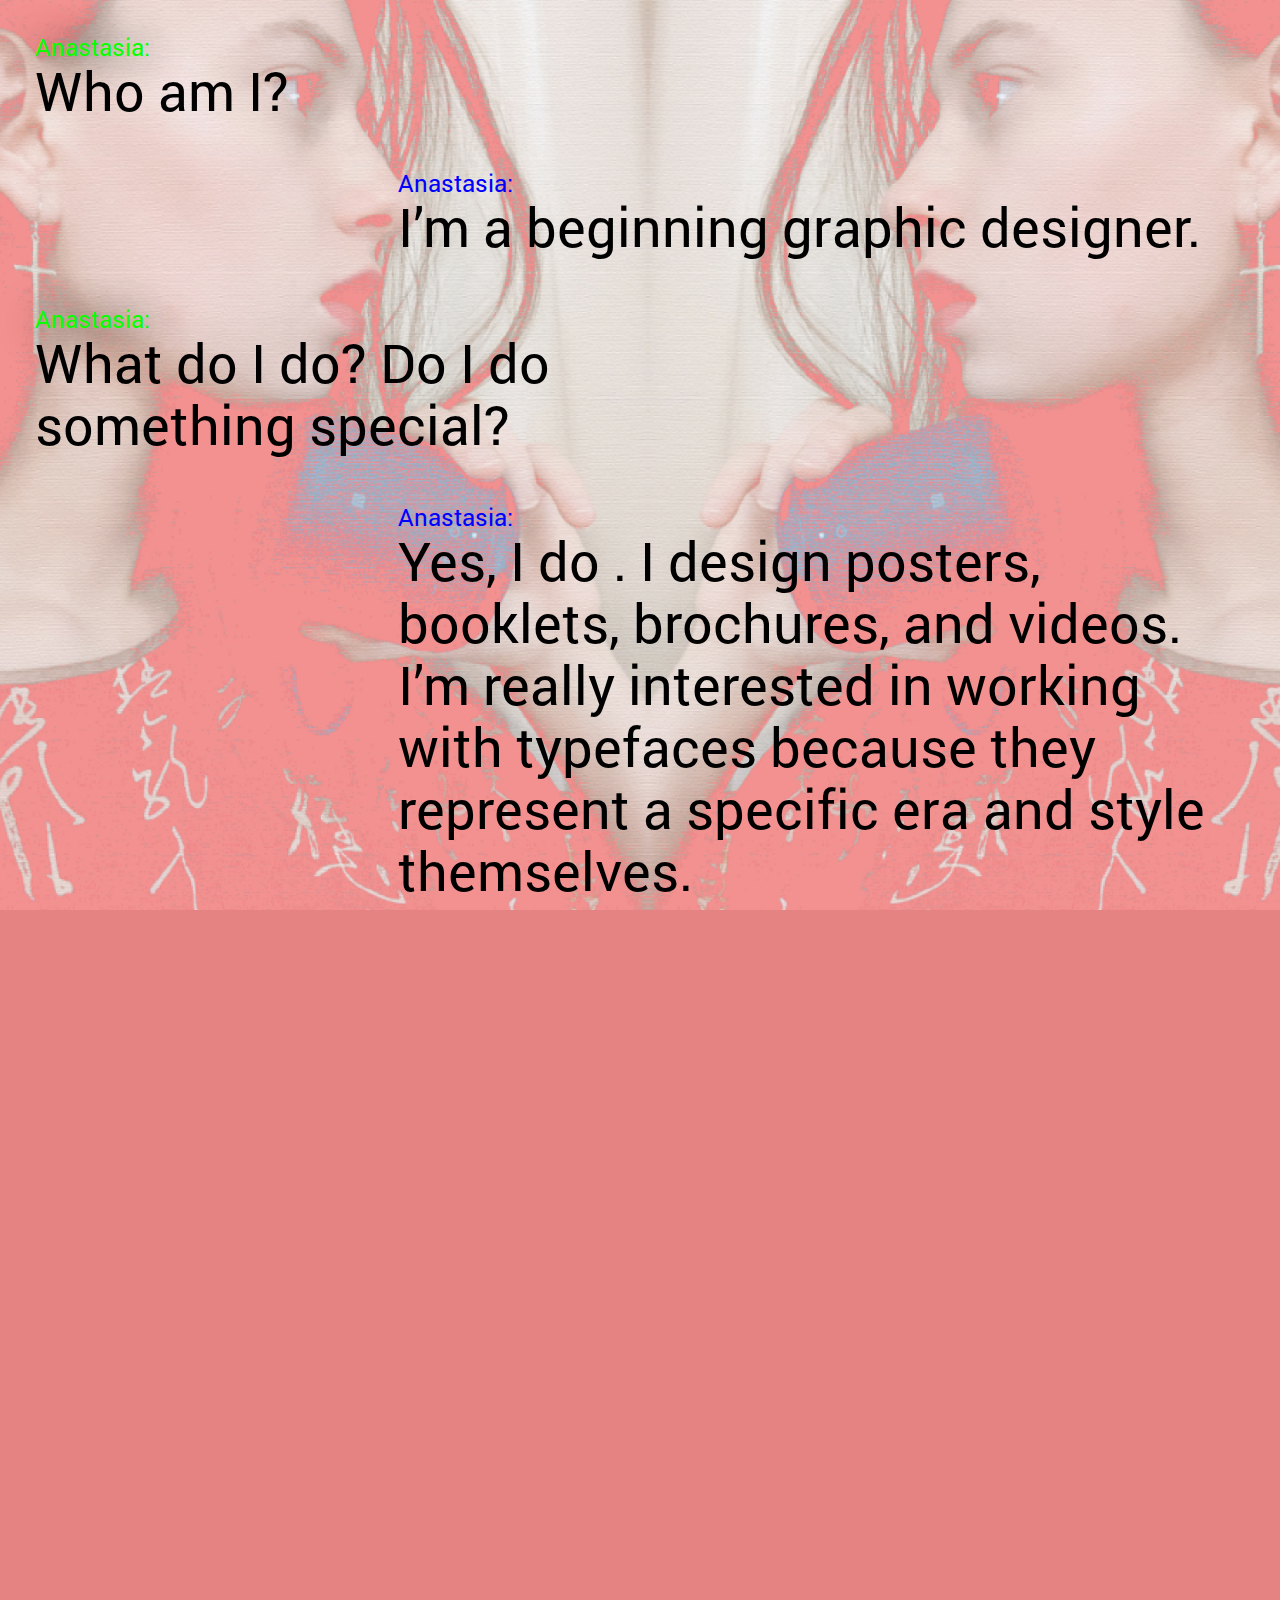
<file: index.html>
<!DOCTYPE html>
<html lang="en">
<head>
	<meta charset="UTF-8">
	<title>All Possible Futures</title>
	<meta name="viewport" content="width=device-width, initial-scale=1.0">
	<meta http-equiv="X-UA-Compatible" content="ie=edge">
	<link rel="stylesheet" href="css/reset.css">
	<link rel="stylesheet" href="css/style.css">
	<link rel="stylesheet" href="css/animate.css">

</head>
<body class="index">

	<div class="container">
		<div class="section three" >

			<div class="question wow bounceInLeft" data-wow-offset="100">
				<div class="person"><div class="inline">Anastasia:</div></div>
				<div class="text"><div class="inline">Who am I?</div></div>
			</div>
			<div class="answer wow bounceInRight" data-wow-offset="100">
				<div class="person"><div class="inline">Anastasia:</div></div>
				<div class="text"><div class="inline">I’m a beginning graphic designer.</div></div>
			</div>

			<div class="question wow bounceInLeft" data-wow-offset="100">
				<div class="person"><div class="inline">Anastasia:</div></div>
				<div class="text"><div class="inline">What do I do? Do I do something special? </div></div>
			</div>
			<div class="answer wow bounceInRight" data-wow-offset="100">
				<div class="person"><div class="inline">Anastasia:</div></div>
				<div class="text"><div class="inline">Yes, I do . I design posters, booklets, brochures, and videos. I’m really interested in working with typefaces because they represent a specific era and style themselves.</div></div>
			</div>

			<div class="question wow bounceInLeft" data-wow-offset="100">
				<div class="person"><div class="inline">Anastasia:</div></div>
				<div class="text"><div class="inline">Do I know when the first typeface originated? How does it work?</div></div>
			</div>  
			<div class="answer wow bounceInRight" data-wow-offset="100">
				<div class="person"><div class="inline">Anastasia:</div></div>
				<div class="text"><div class="inline">I’ve read that the first writings were carved in stone in Ancient Rome. We can meet them on different product packages, signboards, screens, TVs and mobile phones on a daily basis.</div></div>
			 </div>

			<div class="question wow bounceInLeft" data-wow-offset="100">
				<div class="person"><div class="inline">Anastasia:</div></div>
				<div class="text"><div class="inline">Do I know when the first typeface originated? How does it work?</div></div>
			</div>  
			<div class="answer wow bounceInRight" data-wow-offset="100">
				<div class="person"><div class="inline">Anastasia:</div></div>
				<div class="text"><div class="inline">You know, every font plays his role in their surrounding. Also, our perception depends on the proper intonation of the listener. The typography is the same intonation and it’s a visible language which connects a writer with his reader. At the present time, the typeface doesn’t need to be unnoticeable anymore for transferring information or meaning of the text. It’s become an art object that can be expressive, amusing, provocative and cheeky at his best.</div></div>
			</div>

			<div class="question wow bounceInLeft" data-wow-offset="100">
				<div class="person"><div class="inline">Anastasia:</div></div>
				<div class="text"><div class="inline">Do I actually communicate through it? Do I really need it?</div></div>
			</div>  
			<div class="answer wow bounceInRight" data-wow-offset="100">
				<div class="person"><div class="inline">Anastasia:</div></div>
				<div class="text"><div class="inline">In my case I do, I communicate to most people through my works via typography approach.</div></div>
			</div>

			<div class="question wow bounceInLeft" data-wow-offset="100">
				<div class="person"><div class="inline">Anastasia:</div></div>
				<div class="text"><div class="inline">Have I accomplished any <a href="projects.html">projects</a>? If yes, are they successful enough or they are not because they were just a waste of time.</div></div>
			</div>
			<div class="answer wow bounceInRight" data-wow-offset="100">
				<div class="person"><div class="inline">Anastasia:</div></div>
				<div class="text"><div class="inline">Yes, I do. I’d like to share with my successful works that are BLAH, BLAH, BLAH and AND COLOR. The purpose of the first project was about transferring a person’s speech his intonation and pauses through typography. I applied an overlapping effect in order to depict some hesitation and stumbling by duplicating the person’s story in InDesign on A3 format. For the cover was used a yellow color because most of Sara De Bondt works contain the yellow hue. The second well-done piece was a video teaser that I had to create for the exhibition of Miles Aldridge «Taste The Color» that was held at The Lumiere Brothers Center for Photography. I applied Candice typeface and dot polka pattern because those things were illustrating Aldridge’s personality, approach, and style of his photographs.</div></div>
			</div>

			<div class="question wow bounceInLeft" data-wow-offset="100">
				<div class="person"><div class="inline">Anastasia:</div></div>
				<div class="text"><div class="inline">Do I actually have other interests or I don’t?</div></div>
			</div>  
			<div class="answer wow bounceInRight" data-wow-offset="100">
				<div class="person"><div class="inline">Anastasia:</div></div>
				<div class="text"><div class="inline">Yes, I do. I have a few hobbies such as: <a href="travelling.html">travelling,</a> <a href="photography.html">photography</a> and <a href="music.html">music.</a> Regarding to the <a href="photography.html"></a>photography, I like taking pictures and then edit them. In terms of the travelling I’m found of capturing moments, collecting tickets and things that keep memories which in future will be warming my soul.</div></div>
			</div>

			<div class="question wow bounceInLeft" data-wow-offset="100">
				<div class="person"><div class="inline">Anastasia:</div></div>
				<div class="text"><div class="inline">Do I like to hang out with friends or I don’t?</div></div>
			</div>  
			<div class="answer wow bounceInRight" data-wow-offset="100">
				<div class="person"><div class="inline">Anastasia:</div></div>
				<div class="text"><div class="inline">Yes, I do because sometimes need to be surrounded by people.</div></div>
			</div>

			<div class="question wow bounceInLeft" data-wow-offset="100">
				<div class="person"><div class="inline">Anastasia:</div></div>
				<div class="text"><div class="inline">Do I actually like talking a lot?</div></div>
			</div>  
			<div class="answer wow bounceInRight" data-wow-offset="100">
				<div class="person"><div class="inline">Anastasia:</div></div>
				<div class="text"><div class="inline">No, I don’t because for a while a lot of communication makes me feel exhausted and I need some privacy in order to absorb the whole information.</div></div>
			</div>

			<div class="question wow bounceInLeft" data-wow-offset="100">
				<div class="person"><div class="inline">Anastasia:</div></div>
				<div class="text"><div class="inline">If I weren’t doing design what would I be doing?</div></div>
			</div>
			<div class="answer wow bounceInRight" data-wow-offset="100">
				<div class="person"><div class="inline">Anastasia:</div></div>
				<div class="text"><div class="inline">Probably, I would be singing or dancing because there are other awesome skills that you can learn by yourself or additional courses.</div></div>
			</div>

			<div class="question wow bounceInLeft" data-wow-offset="100">
				<div class="person"><div class="inline">Anastasia:</div></div>
				<div class="text"><div class="inline">What's the most challenging part of the field?</div></div>
			</div>
			<div class="answer wow bounceInRight" data-wow-offset="100">
				<div class="person"><div class="inline">Anastasia:</div></div>
				<div class="text"><div class="inline">Perhaps, the most complicated part is when you out of ideas because it’s a struggle of having this creative crisis for every artist or designer. At that moment you don’t know where to get this inspiration from.</div></div>
			</div>

			<div class="question wow bounceInLeft" data-wow-offset="100">
				<div class="person"><div class="inline">Anastasia:</div></div>
				<div class="text"><div class="inline">How am I dealing with the creative crisis? </div></div>
			</div>
			<div class="answer wow bounceInRight" data-wow-offset="100">
				<div class="person"><div class="inline">Anastasia:</div></div>
				<div class="text"><div class="inline">I begin doing a lot of research and making notes while digging the information from the internet and various publications.</div></div>
			</div>

		</div>
		
		<div id="explosion1" class="section wrapper explosion">
			<ul id="domExplosionList1">
				<li class="dom-explosion-item dei-1"><img src="assets/greece_01.jpg" ></li>
				<li class="dom-explosion-item dei-2"><img src="assets/greece_02.jpg" ></li>
				<li class="dom-explosion-item dei-3"><img src="assets/greece_03.jpg" ></li>
				<li class="dom-explosion-item dei-4"><img src="assets/greece_04.jpg" ></li>
				<li class="dom-explosion-item dei-5"><img src="assets/greece_05.jpg" ></li>
				<li class="dom-explosion-item dei-6"><img src="assets/greece_06.jpg" ></li>
				<li class="dom-explosion-item dei-7"><img src="assets/greece_07.jpg" ></li>
				<li class="dom-explosion-item dei-8"><img src="assets/greece_08.jpg" ></li>
				<li class="dom-explosion-item dei-9"><img src="assets/greece_09.jpg" ></li>
				<li class="dom-explosion-item dei-10"><img src="assets/greece_10.jpg" ></li>
				<li class="dom-explosion-item dei-11"><img src="assets/greece_11.jpg" ></li>
				<li class="dom-explosion-item dei-12"><img src="assets/greece_12.jpg" ></li>
			</ul>
		</div>
		<div id="explosion2" class="section wrapper explosion">
			<ul id="domExplosionList2">
				<li class="dom-explosion-item dei-1"><img src="assets/italy_01.jpg" ></li>
				<li class="dom-explosion-item dei-2"><img src="assets/italy_02.jpg" ></li>
				<li class="dom-explosion-item dei-3"><img src="assets/italy_03.jpg" ></li>
				<li class="dom-explosion-item dei-4"><img src="assets/italy_04.jpg" ></li>
				<li class="dom-explosion-item dei-5"><img src="assets/italy_05.jpg" ></li>
				<li class="dom-explosion-item dei-6"><img src="assets/italy_06.jpg" ></li>
				<li class="dom-explosion-item dei-7"><img src="assets/italy_07.jpg" ></li>
				<li class="dom-explosion-item dei-8"><img src="assets/italy_08.jpg" ></li>
				<li class="dom-explosion-item dei-9"><img src="assets/italy_09.jpg" ></li>
				<li class="dom-explosion-item dei-10"><img src="assets/italy_10.jpg" ></li>
				<li class="dom-explosion-item dei-11"><img src="assets/italy_11.jpg" ></li>
				<li class="dom-explosion-item dei-12"><img src="assets/italy_12.jpg" ></li>
			</ul>
		</div>
		<div id="explosion3" class="section wrapper explosion">
			<ul id="domExplosionList3">
				<li class="dom-explosion-item dei-1"><img src="assets/sea_01.jpg" ></li>
				<li class="dom-explosion-item dei-2"><img src="assets/sea_02.jpg" ></li>
				<li class="dom-explosion-item dei-3"><img src="assets/sea_03.jpg" ></li>
				<li class="dom-explosion-item dei-4"><img src="assets/sea_04.jpg" ></li>
				<li class="dom-explosion-item dei-5"><img src="assets/sea_05.jpg" ></li>
				<li class="dom-explosion-item dei-6"><img src="assets/sea_06.jpg" ></li>
				<li class="dom-explosion-item dei-7"><img src="assets/sea_07.jpg" ></li>
				<li class="dom-explosion-item dei-8"><img src="assets/sea_08.jpg" ></li>
				<li class="dom-explosion-item dei-9"><img src="assets/sea_09.jpg" ></li>
				<li class="dom-explosion-item dei-10"><img src="assets/sea_10.jpg" ></li>
				<li class="dom-explosion-item dei-11"><img src="assets/sea_11.jpg" ></li>
				<li class="dom-explosion-item dei-12"><img src="assets/sea_12.jpg" ></li>
			</ul>
		</div>
		<div id="explosion4" class="section wrapper explosion">
			<ul id="domExplosionList4">
				<li class="dom-explosion-item dei-1"><img src="assets/sunset_01.jpg" ></li>
				<li class="dom-explosion-item dei-2"><img src="assets/sunset_02.jpg" ></li>
				<li class="dom-explosion-item dei-3"><img src="assets/sunset_03.jpg" ></li>
				<li class="dom-explosion-item dei-4"><img src="assets/sunset_04.jpg" ></li>
				<li class="dom-explosion-item dei-5"><img src="assets/sunset_05.jpg" ></li>
				<li class="dom-explosion-item dei-6"><img src="assets/sunset_06.jpg" ></li>
				<li class="dom-explosion-item dei-7"><img src="assets/sunset_07.jpg" ></li>
				<li class="dom-explosion-item dei-8"><img src="assets/sunset_08.jpg" ></li>
				<li class="dom-explosion-item dei-9"><img src="assets/sunset_09.jpg" ></li>
				<li class="dom-explosion-item dei-10"><img src="assets/sunset_10.jpg" ></li>
				<li class="dom-explosion-item dei-11"><img src="assets/sunset_11.jpg" ></li>
				<li class="dom-explosion-item dei-12"><img src="assets/sunset_12.jpg" ></li>
			</ul>
		</div>
		<div id="explosion5" class="section wrapper explosion">
			<ul id="domExplosionList5">
				<li class="dom-explosion-item dei-1"><img src="assets/tree_01.jpg" ></li>
				<li class="dom-explosion-item dei-2"><img src="assets/tree_02.jpg" ></li>
				<li class="dom-explosion-item dei-3"><img src="assets/tree_03.jpg" ></li>
				<li class="dom-explosion-item dei-4"><img src="assets/tree_04.jpg" ></li>
				<li class="dom-explosion-item dei-5"><img src="assets/tree_05.jpg" ></li>
				<li class="dom-explosion-item dei-6"><img src="assets/tree_06.jpg" ></li>
				<li class="dom-explosion-item dei-7"><img src="assets/tree_07.jpg" ></li>
				<li class="dom-explosion-item dei-8"><img src="assets/tree_08.jpg" ></li>
				<li class="dom-explosion-item dei-9"><img src="assets/tree_09.jpg" ></li>
				<li class="dom-explosion-item dei-10"><img src="assets/tree_10.jpg" ></li>
				<li class="dom-explosion-item dei-11"><img src="assets/tree_11.jpg" ></li>
				<li class="dom-explosion-item dei-12"><img src="assets/tree_12.jpg" ></li>
			</ul>
		</div>
		<div id="explosion6" class="section wrapper explosion">
			<ul id="domExplosionList6">
				<li class="dom-explosion-item dei-1"><img src="assets/village_01.jpg" ></li>
				<li class="dom-explosion-item dei-2"><img src="assets/village_02.jpg" ></li>
				<li class="dom-explosion-item dei-3"><img src="assets/village_03.jpg" ></li>
				<li class="dom-explosion-item dei-4"><img src="assets/village_04.jpg" ></li>
				<li class="dom-explosion-item dei-5"><img src="assets/village_05.jpg" ></li>
				<li class="dom-explosion-item dei-6"><img src="assets/village_06.jpg" ></li>
				<li class="dom-explosion-item dei-7"><img src="assets/village_07.jpg" ></li>
				<li class="dom-explosion-item dei-8"><img src="assets/village_08.jpg" ></li>
				<li class="dom-explosion-item dei-9"><img src="assets/village_09.jpg" ></li>
				<li class="dom-explosion-item dei-10"><img src="assets/village_10.jpg" ></li>
				<li class="dom-explosion-item dei-11"><img src="assets/village_11.jpg" ></li>
				<li class="dom-explosion-item dei-12"><img src="assets/village_12.jpg" ></li>
			</ul>
		</div>
	</div>


	<script src="assets/wow.js"></script>
	<script src="assets/app.js"></script>
<script src="assets/jquery-2.0.2.min.js"></script>
<script src="assets/picasso.js"></script>

</body>
</html>
</file>
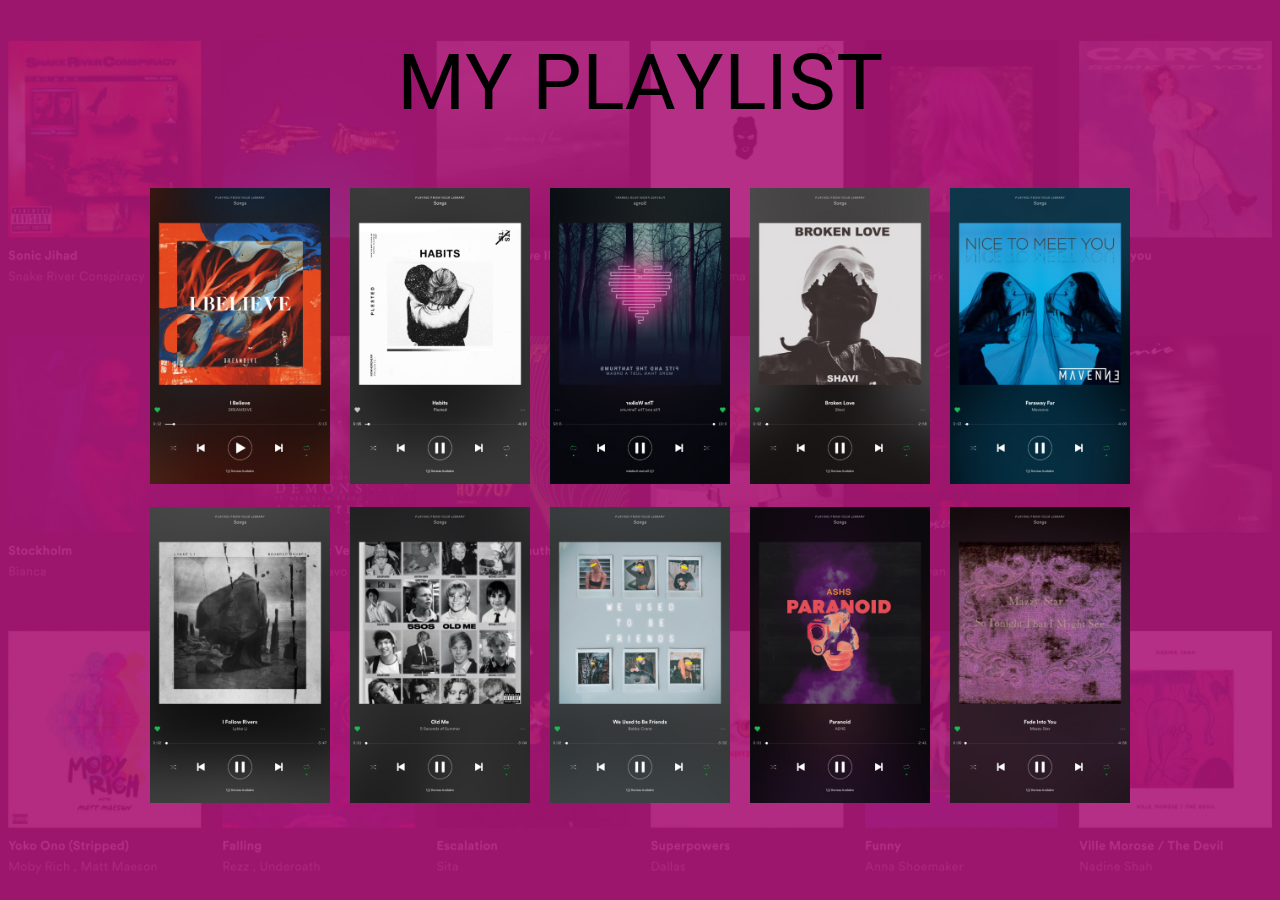
<file: music.html>
<!DOCTYPE html>
<html lang="en">
<head>
    <meta charset="UTF-8">
    <meta name="viewport" content="width=device-width, initial-scale=1.0">
    <title>My playlist</title>
    <link rel="stylesheet" href="css/reset.css">
    <link rel="stylesheet" href="css/style.css">
	<link rel="stylesheet" href="css/animate.css">
</head>
<body class="music">
	<div class="container">

		<div class="section">
			<div class="header">MY PLAYLIST</div>
			<div class="body">
				<div class="imgs">
					<div class="img wow tada"><img title="" alt="" border="0" src="assets/1.jpg" /></div>
					<div class="img wow jello"><img title="" alt="" border="0" src="assets/2.jpg" /></div>
					<div class="img"><img title="" alt="" border="0" src="assets/3.jpg" /></div>
					<div class="img wow tada"><img title="" alt="" border="0" src="assets/4.jpg" /></div>
					<div class="img"><img title="" alt="" border="0" src="assets/5.jpg" /></div>
					<div class="img"><img title="" alt="" border="0" src="assets/6.jpg" /></div>
					<div class="img wow jello"><img title="" alt="" border="0" src="assets/7.jpg" /></div>
					<div class="img wow tada"><img title="" alt="" border="0" src="assets/8.jpg" /></div>
					<div class="img"><img title="" alt="" border="0" src="assets/9.jpg" /></div>
					<div class="img"><img title="" alt="" border="0" src="assets/10.jpg" /></div>
				</div>
			</div>
		</div>

	</div>

	<script src="assets/wow.js"></script>
	<script src="assets/app.js"></script>
</body>
</html>
</file>
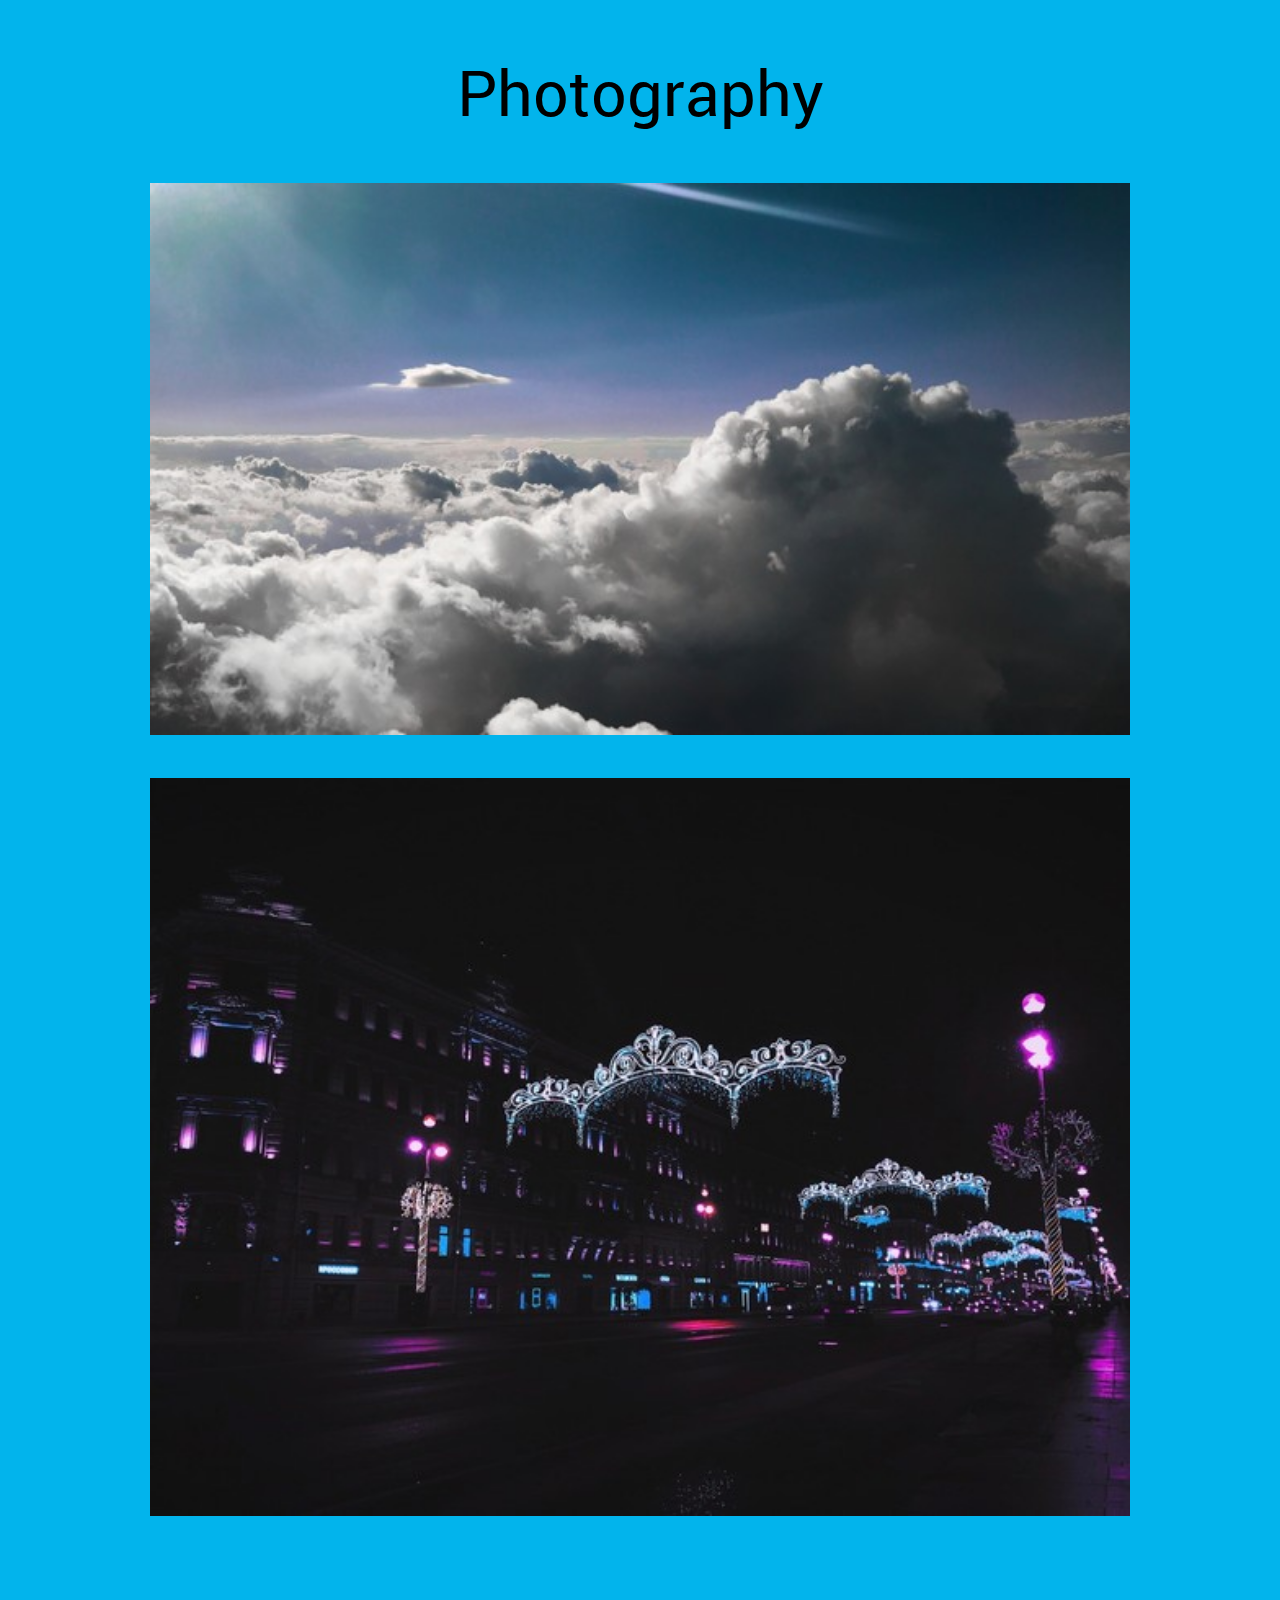
<file: photography.html>
<!DOCTYPE html>
<html lang="en">
<head>
    <meta charset="UTF-8">
    <meta name="viewport" content="width=device-width, initial-scale=1.0">
    <title>Photography</title>
    <link rel="stylesheet" href="css/reset.css">
    <link rel="stylesheet" href="css/style.css">
	<link rel="stylesheet" href="css/animate.css">
</head>
<body class="photography">
	<div class="container">

		<div class="section section1">
			<div class="body">
				<div class="header">Photography</div>
				<div class="img img1 wow bounceInLeft"><img title="" alt="" border="0" src="assets/1-pic.jpg" /></div>
				<div class="img img2 wow bounceInRight"><img title="" alt="" border="0" src="assets/2-pic.jpg" /></div>
				<div class="img img3 wow bounceInLeft"><img title="" alt="" border="0" src="assets/3-pic.jpg" /></div>
				<div class="img img4 wow bounceInRight"><img title="" alt="" border="0" src="assets/4-pic.jpg" /></div>
			</div>
		</div>

	</div>

	<script src="assets/wow.js"></script>
	<script src="assets/app.js"></script>
</body>
</html>
</file>
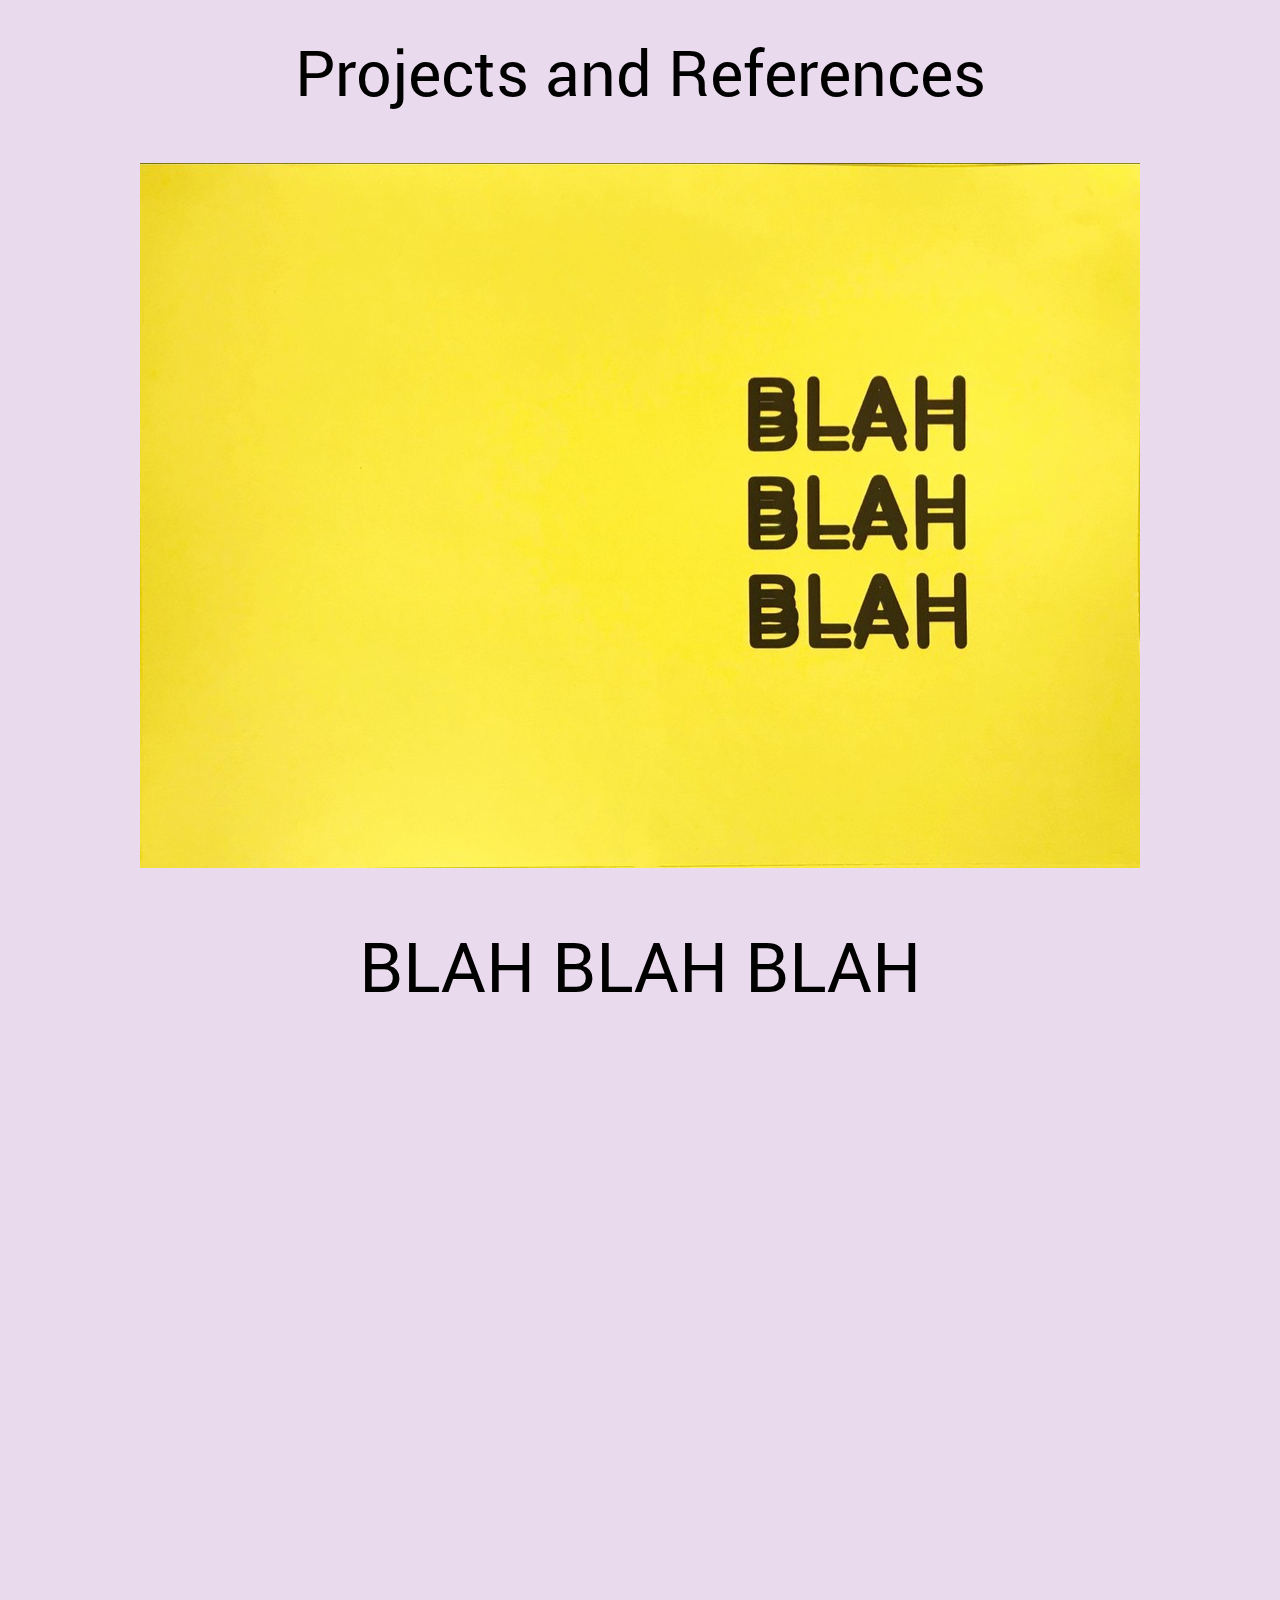
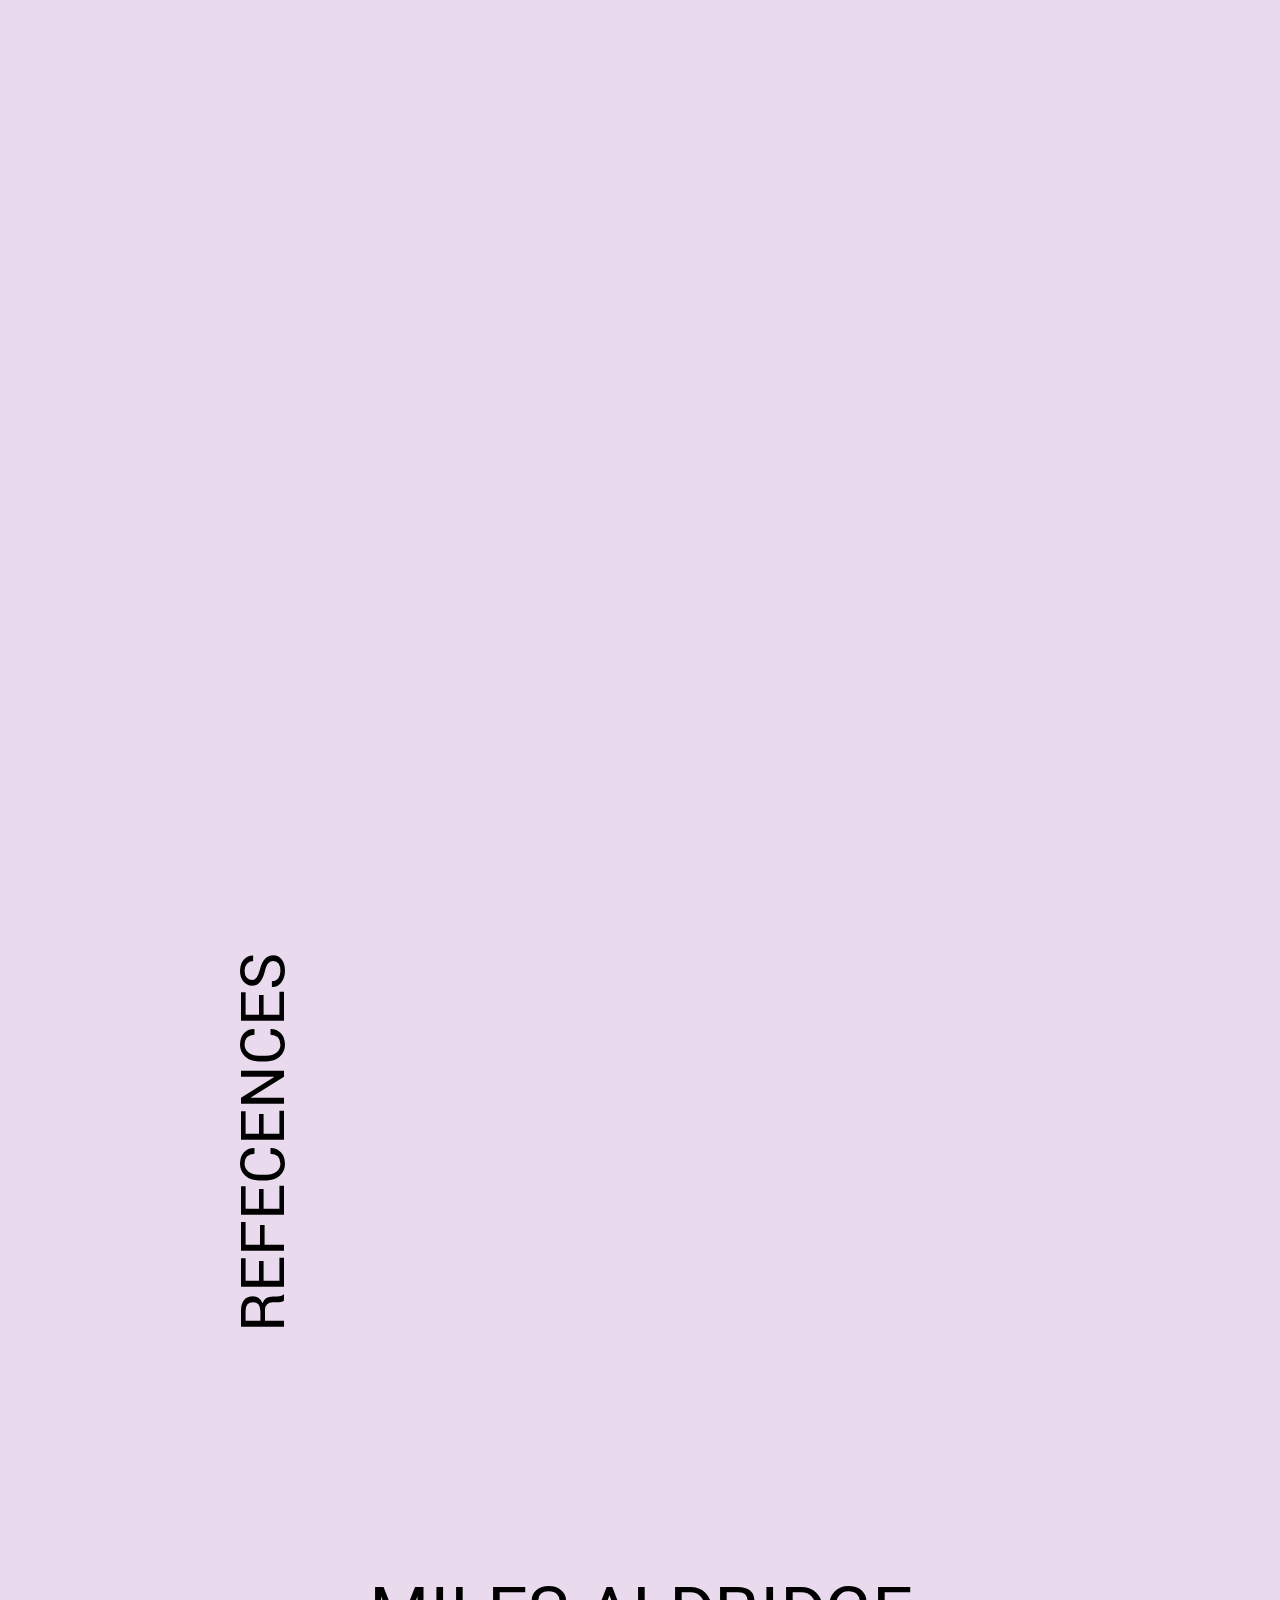
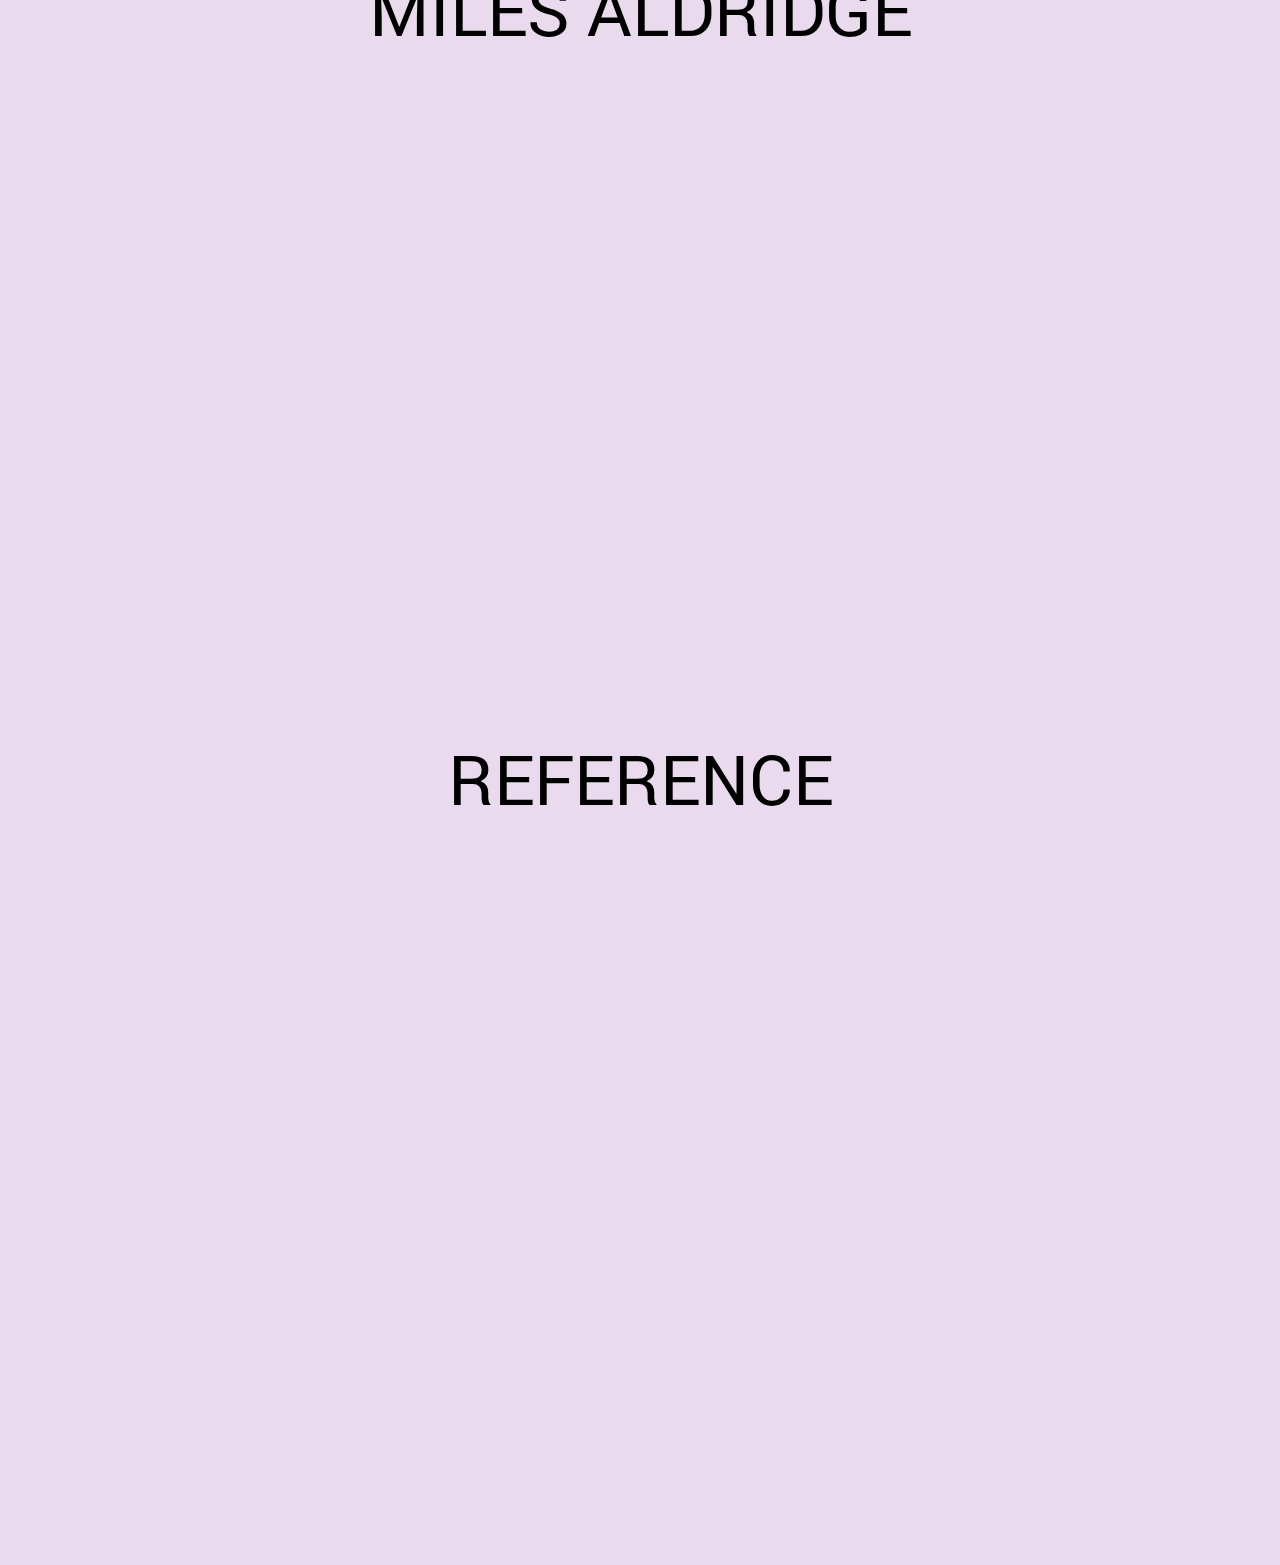
<file: projects.html>
<!DOCTYPE html>
<html lang="en">
<head>
    <meta charset="UTF-8">
    <meta name="viewport" content="width=device-width, initial-scale=1.0">
    <title>Projects and References</title>
    <link rel="stylesheet" href="css/reset.css">
    <link rel="stylesheet" href="css/style.css">
	<link rel="stylesheet" href="css/animate.css">
</head>
<body class="projects">
	<div class="container">

		<div class="section section1">
			<div class="header">Projects and References</div>
			<div class="body">
				<div class="img wow rotateIn" data-wow-offset="100"><img title="BLAH BLAH BLAH" alt="BLAH BLAH BLAH" border="0" src="assets/cover.jpg" /></div>
			</div>
			<div class="footer">BLAH BLAH BLAH</div>
		</div>

		<div class="section section2">
			<div class="body">
				<div class="img wow rotateIn" data-wow-offset="100"><img title="" alt="" border="0" src="assets/1st-page.jpg" /></div>
			</div>
		</div>

		<div class="section section3">
			<div class="body">
				<div class="img wow rotateIn" data-wow-offset="100"><img title="" alt="" border="0" src="assets/2d-page.jpg" /></div>
			</div>
		</div>

		<div class="section section4">
			<div class="body">
				<div class="header"><div class="rotate">REFECENCES</div></div>
				<div class="imgs">
					<div class="img img1 wow rotateIn" data-wow-offset="100"><img title="" alt="" border="0" src="assets/reference1.jpg" /></div>
					<div class="img img2 wow rotateIn" data-wow-offset="100"><img title="" alt="" border="0" src="assets/reference2.jpg" /></div>
				</div>
			</div>
		</div>

		<div class="section section5">
			<div class="header">MILES ALDRIDGE</div>
			<div class="body">
				<div class="img wow rotateIn" data-wow-offset="100"><img title="" alt="" border="0" src="assets/miles-aldridge.JPG" /></div>
			</div>
		</div>

		<div class="section section6">
			<div class="header">REFERENCE</div>
			<div class="body">
				<div class="img wow rotateIn" data-wow-offset="100"><img title="" alt="" border="0" src="assets/reference.JPG" /></div>
			</div>
		</div>

	</div>

	<script src="assets/wow.js"></script>
	<script src="assets/app.js"></script>
</body>
</html>
</file>
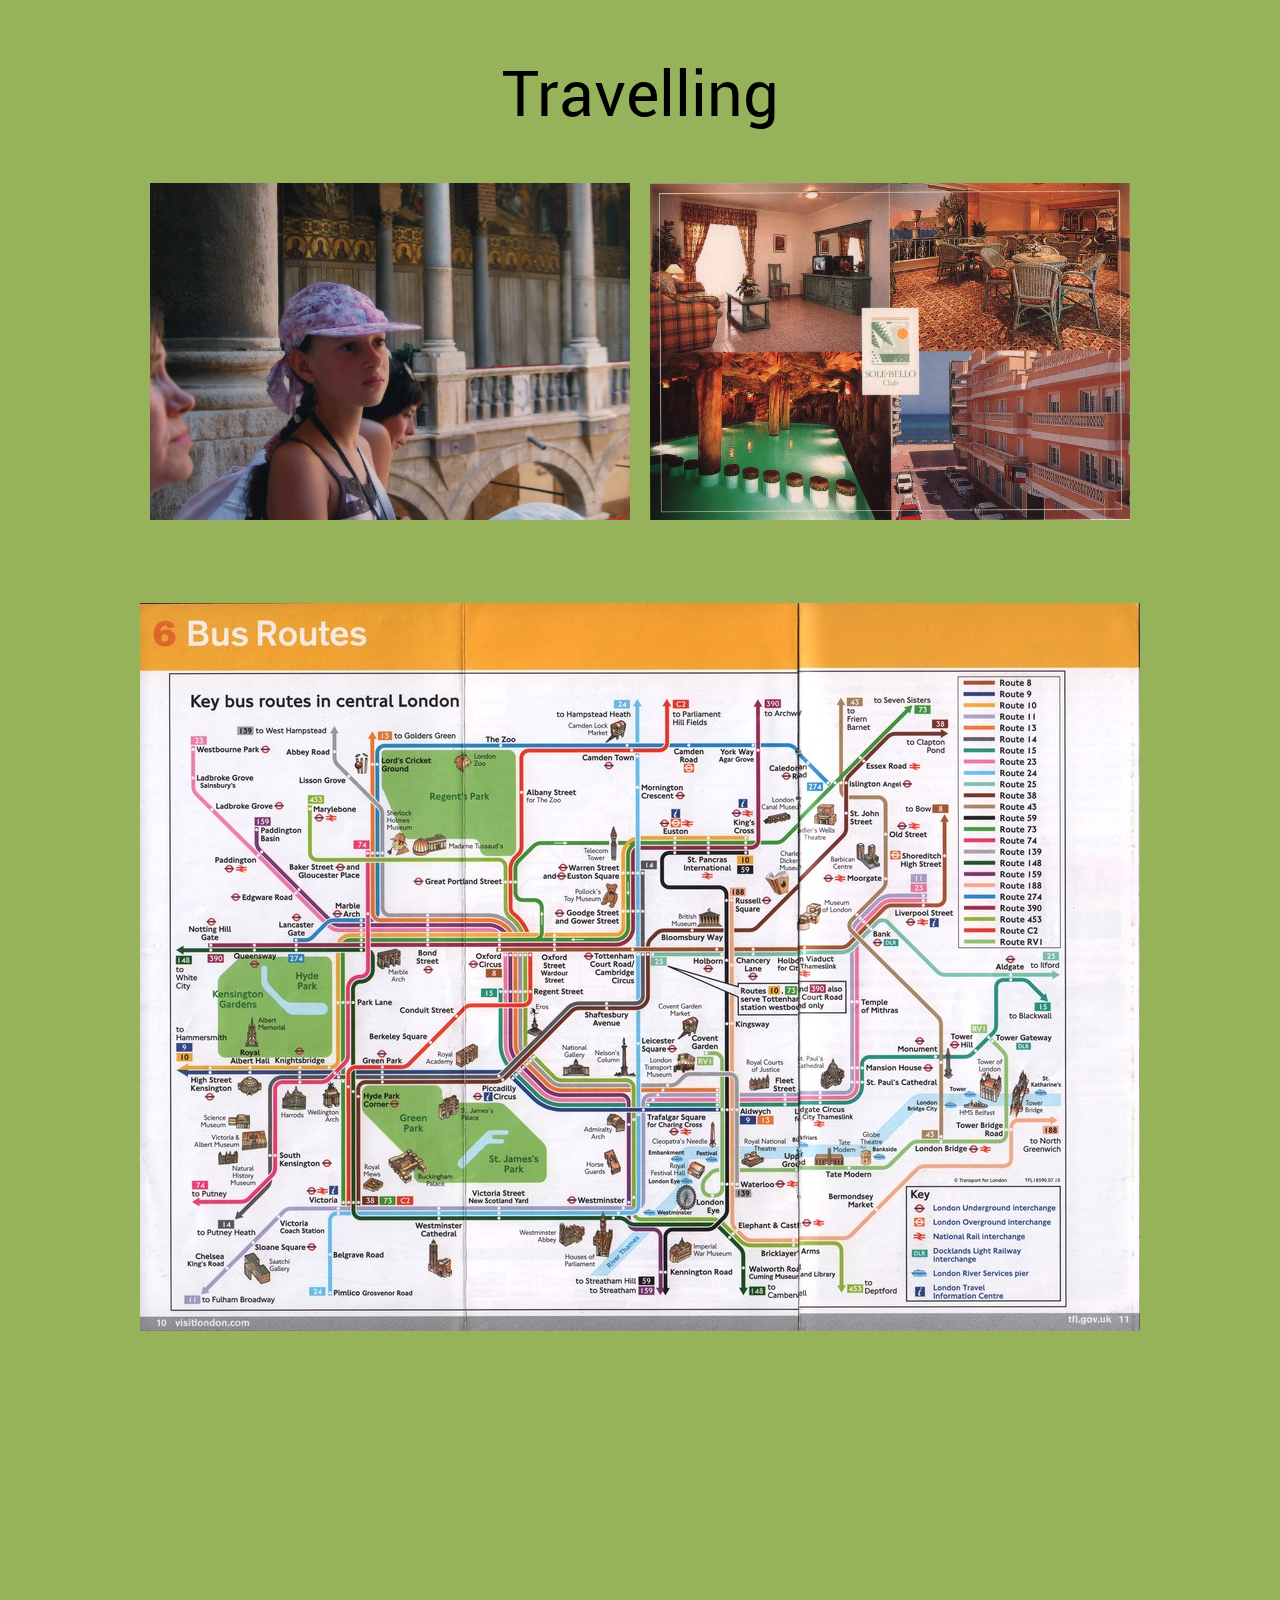
<file: travelling.html>
<!DOCTYPE html>
<html lang="en">
<head>
    <meta charset="UTF-8">
    <meta name="viewport" content="width=device-width, initial-scale=1.0">
    <title>Travelling</title>
    <link rel="stylesheet" href="css/reset.css">
    <link rel="stylesheet" href="css/style.css">
	<link rel="stylesheet" href="css/animate.css">
</head>
<body class="travelling">
	<div class="container">

		<div class="section section1">
			<div class="body">
				<div class="header"><div class="inline">Travelling</div></div>
				<div class="imgs">
					<div class="img img1 wow slideInLeft" data-wow-offset="100"><img title="" alt="" border="0" src="assets/greece.jpg" /></div>
					<div class="img img2 wow slideInRight" data-wow-offset="100"><img title="" alt="" border="0" src="assets/malta.jpg" /></div>
				</div>
			</div>
		</div>

		<div class="section section2">
			<div class="body">
				<div class="imgs">
					<div class="img img1 wow rotateIn" data-wow-offset="100"><img title="" alt="" border="0" src="assets/map_london.jpg" /></div>
				</div>
			</div>
		</div>
		
		<div class="section section3">
			<div class="body">
				<div class="imgs">
					<div class="img img1 wow lightSpeedIn" data-wow-offset="100"><img title="" alt="" border="0" src="assets/st_pete.jpg" /></div>
				</div>
			</div>
		</div>


	</div>

	<script src="assets/wow.js"></script>
	<script src="assets/app.js"></script>
</body>
</html>
</file>
<file: css/style.css>
@font-face { font-family: Unica; src: url(../assets/unica.otf); }
@font-face { font-family: Secular One; src: url(../assets/SecularOne-Regular.ttf); }
@font-face { font-family: Roboto; src: url(../assets/Roboto-Regular.ttf); }
@font-face { font-family: Rubik Mono One; src: url(../assets/RubikMonoOne-Regular.ttf); }

/* global */
A 								{ color: black; }
BODY 						{ width:100%; height:100%; margin:0px; padding:0px; color: #000000; }
.container 				{ width: 100%; }
.inline						{ display:inline-block; }
.header {font-family: Roboto;}
.footer {font-family: Roboto;}
.section { position:relative; }
/*.img							{ transition: all 1s ease-in-out; }*/

/*.img.mirror 				{ transition: all 1s ease-in-out;  transform: scale(-1, 1);  filter: grayscale(100%); }*/

.img.mirror 				{ display:flex; align-items: center; flex-wrap: nowrap; flex-direction: row; }
.img.mirror .orig		{ display:inline-block; width:50%; flex: none; overflow: hidden; width: 50%; }
.img .clone				{ display:none; width:50%; }
.img	.hide				{ display:none; }
.img.mirror .clone	{ display:inline-block; width:50%; flex: none; transform: scale(-1, 1); }


 .mirror .inline  	{ transform: scale(-1, 1); }
 
/* index */
BODY.index 					{ background-color:#e48382; background-image: url('../assets/background.jpg'); background-repeat:no-repeat; background-attachment:fixed; background-size:cover; }
.index .section 			{  }
.index .section.three 		{ z-index:2;  display: flex; overflow:hidden; flex-direction: column; padding: 35px; }
.index .question			{ display: flex; flex-direction: column; width: 50%; margin-bottom: 50px; user-select: none; -webkit-user-select:none; }
.index .answer 				{ width: 70%; margin-left: 30%; margin-bottom: 50px; }
.index .answer .person 		{ color: blue; text-shadow: none; }
.index .person 				{ font-family: Roboto; font-size: 24px; line-height: 24px; color: rgb(9, 255, 0); text-shadow: 1px 1px 40px black; }
.index .text 				{ font-family: Roboto,'Times New Roman', Times, serif; font-size: 54px; line-height: 62px; color: #000000; display:inline-block; }
.explosion 					{ z-index:1; margin:0 auto;     position: relative; width: 440px; height:320px;position:relative;  }

/* projects */
BODY.projects 					{ background: #E9DBED; }
.projects .section				{ text-align:center; }
.projects .section .header 		{ max-width:1000px; text-align:center; margin: 0 auto; padding:40px 20px; }
.projects .section .body 		{ max-width:1000px; text-align:center; margin: 0 auto; padding:20px; }
.projects .section .body IMG 	{ text-align:center; width:100%; height:auto; }
.projects .section .footer 		{ max-width:1000px; text-align:center; margin: 0 auto; padding:40px 20px;}

.projects .section1 .header 	{ /*font-family: Secular One;*/ font-size: 63px; }
.projects .section1 .body		{}
.projects .section1 .body IMG 	{}
.projects .section1 .footer 	{ /*font-family: Roboto;*/ font-size: 69px; }
.projects .section2 .body 		{}
.projects .section2 .body IMG 	{}

.projects .section3 .body 		{}
.projects .section3 .body IMG 	{}

.projects .section4 .body 		{ display: flex; }
.projects .section4 .header		{ display: flex; flex-direction: column; /*font-family: Roboto;*/ font-size: 61px; width:20%; justify-content: center; justify-content: center; align-items: center; align-content: center; }
.projects .section4 .rotate 		{ transform: rotate(-90deg); }
.projects .section4 .imgs		{ display: flex; flex-direction: column; }
.projects .section4 .img 			{ padding:20px 10px; }

.projects .section5 .header		{ /*font-family: Roboto;*/ font-size: 69px; line-height: 81px; }
.projects .section5 .body 		{}
.projects .section5 .body IMG {}

.projects .section6 .header		{ /*font-family: Roboto;*/ font-size: 69px; line-height: 81px; }
.projects .section6 .body 		{}
.projects .section6 .body IMG {}


/* travelling */
BODY.travelling 		{ background: #96B25A; }
.travelling .section	{ text-align:center; }
.travelling .section .header 		{ max-width:1000px; text-align:center; margin: 0 auto; padding:40px 20px; }
.travelling .section .body 			{ max-width:1000px; text-align:center; margin: 0 auto; padding:20px; }
.travelling .section .body IMG 	{ text-align:center; width:100%; height:auto; }
.travelling .section .footer 			{ max-width:1000px; text-align:center; margin: 0 auto; padding:40px 20px; }


.travelling .section1 .header 		{ /*font-family: Secular One;*/ font-size: 63px; }
.travelling .section1 .body			{}
.travelling .section1 .body IMG 	{ text-align:center; width:100%; height:auto; }
.travelling .section1 .footer 		{ /*font-family: Roboto;*/ font-size: 69px; }
.travelling .section1 .imgs			{ display: flex; }
.travelling .section1 .img 			{ display: flex; flex-direction: row; padding:20px 10px; width:50%; }

.travelling .section2 .body			{ padding:40px 20px; }
.travelling .section2 .body IMG 	{ text-align:center; width:100%; height:auto; }

.travelling .section3 .body			{ padding:40px 20px; }
.travelling .section3 .body IMG 	{ text-align:center; width:100%; height:auto; }


/* photography  */
BODY.photography { background:#02B4EC; }

.photography .section	{ text-align:center; }
.photography .section .header 		{ max-width:1000px; text-align:center; margin: 0 auto; padding:40px 20px; }
.photography .section .body 			{ max-width:1000px; text-align:center; margin: 0 auto; padding:20px; }
.photography .section .body IMG 	{ text-align:center; width:100%; height:auto; }
.photography .section .footer 		{ max-width:1000px; text-align:center; margin: 0 auto; padding:40px 20px; }


.photography .section1 .header 		{ /*font-family: Secular One;*/ font-size: 63px; }
.photography .section1 .body			{}
.photography .section1 .img			{ padding:20px 10px; }



/* music */
BODY.music { background:#02B4EC; background-image: url('../assets/music.jpg'); background-repeat:no-repeat; background-attachment:fixed; background-size:cover; }

.music .section	{ text-align:center; }
.music .section .header 		{ max-width:1000px; text-align:center; margin: 0 auto; padding:40px 20px; }
.music .section .body 			{ max-width:1000px; text-align:center; margin: 0 auto; padding:20px; }
.music .section .body IMG 	{ text-align:center; width:100%; height:auto; }
.music .section .footer 		{ max-width:1000px; text-align:center; margin: 0 auto; padding:40px 20px; }

.music .section .header 		{ /*font-family: Rubik Mono One;*/ font-size: 78px; }

.music .section .imgs			{ display: flex; flex-direction: row; flex-wrap: wrap;  justify-content: space-around; }
.music .section .img 			{ display: flex; flex-direction: row; width:calc(100%/5 - 20px); padding:10px; }
.music .section .img IMG 		{ margin:0px; width:100%; height:auto; display:inline-block; }
.music .section .img IMG.hide 	{ display:none; }


@media only screen and (max-width: 1000px) {
	.index .section 	{ flex-direction: column; }
	.index .question 	{ width: 100%; margin-top: 50px; }
	.index .text 			{ font-size: 34px; line-height: 39px; }
	.index .answer 	{ width: 100%; margin-top: 50px; margin-left: 0; }

	.section .header 	{ font-size: 34px !important; }
	.section .footer 	{ font-size: 34px !important; }
	.section .header 	{ padding:30px 10px 10px 10px !important; }
	.section .body 	{ padding:10px 10px 20px 10px !important; }
	.section .footer 	{ padding:30px 10px !important; }
	.section .imgs .img 	{ padding:10px 5px;  }

	.projects .section4 .header { width:10%;}

	.music .section .imgs 	{ padding:0px; }
	.music .section .img 	{ width:calc(100%/2 - 20px); }

}





/* 2. Explosion/Images/Links Structure and Text
--------------------------------------- */
#explosion1,#explosion2,#explosion3,#explosion4,#explosion5,#explosion6 {
  position: fixed;
  top: 100%;
  width: 100%;
  height: 100%;
}
.explosion-byline,
.images-byline {
  position: fixed;
  top: 63%;
  left: 10%;
  color: white;
  max-width: 22%;
  opacity: 0;
}
.images-byline-2 {
  text-align: center;
  position: fixed;
  top: 93%;
  left: 25%;
  color: white;
  width: 50%;
  opacity: 0;
}

/* 3. Explosion Keyframe
--------------------------------------- */
#domExplosionList1,#domExplosionList2,#domExplosionList3,#domExplosionList4,#domExplosionList5,#domExplosionList6  {
  position: fixed;
  width: 270px;
  top: 100%;
  right: 15%;
  opacity: 0;
}
.dom-explosion-item {
  position: absolute;
  width: 100px;
  height: 100px;
  background-color: #fff;
}
.dom-explosion-item IMG { width:100%; height:100%; }
.dei-1  { top: 0;   left: 0;  }
.dei-2  { top: 0;   left: 110px; }
.dei-3  { top: 0;   left: 220px; }
.dei-4  { top: 0;   left: 330px; }
.dei-5  { top: 110px;   left: 0;  }
.dei-6  { top: 110px;   left: 110px; }
.dei-7  { top: 110px;   left: 220px; }
.dei-8  { top: 110px;   left: 330px; }
.dei-9  { top: 220px;   left: 0;  }
.dei-10 { top: 220px;   left: 110px; }
.dei-11 { top: 220px;   left: 220px; }
.dei-12 { top: 220px;   left: 330px; }
</file>
